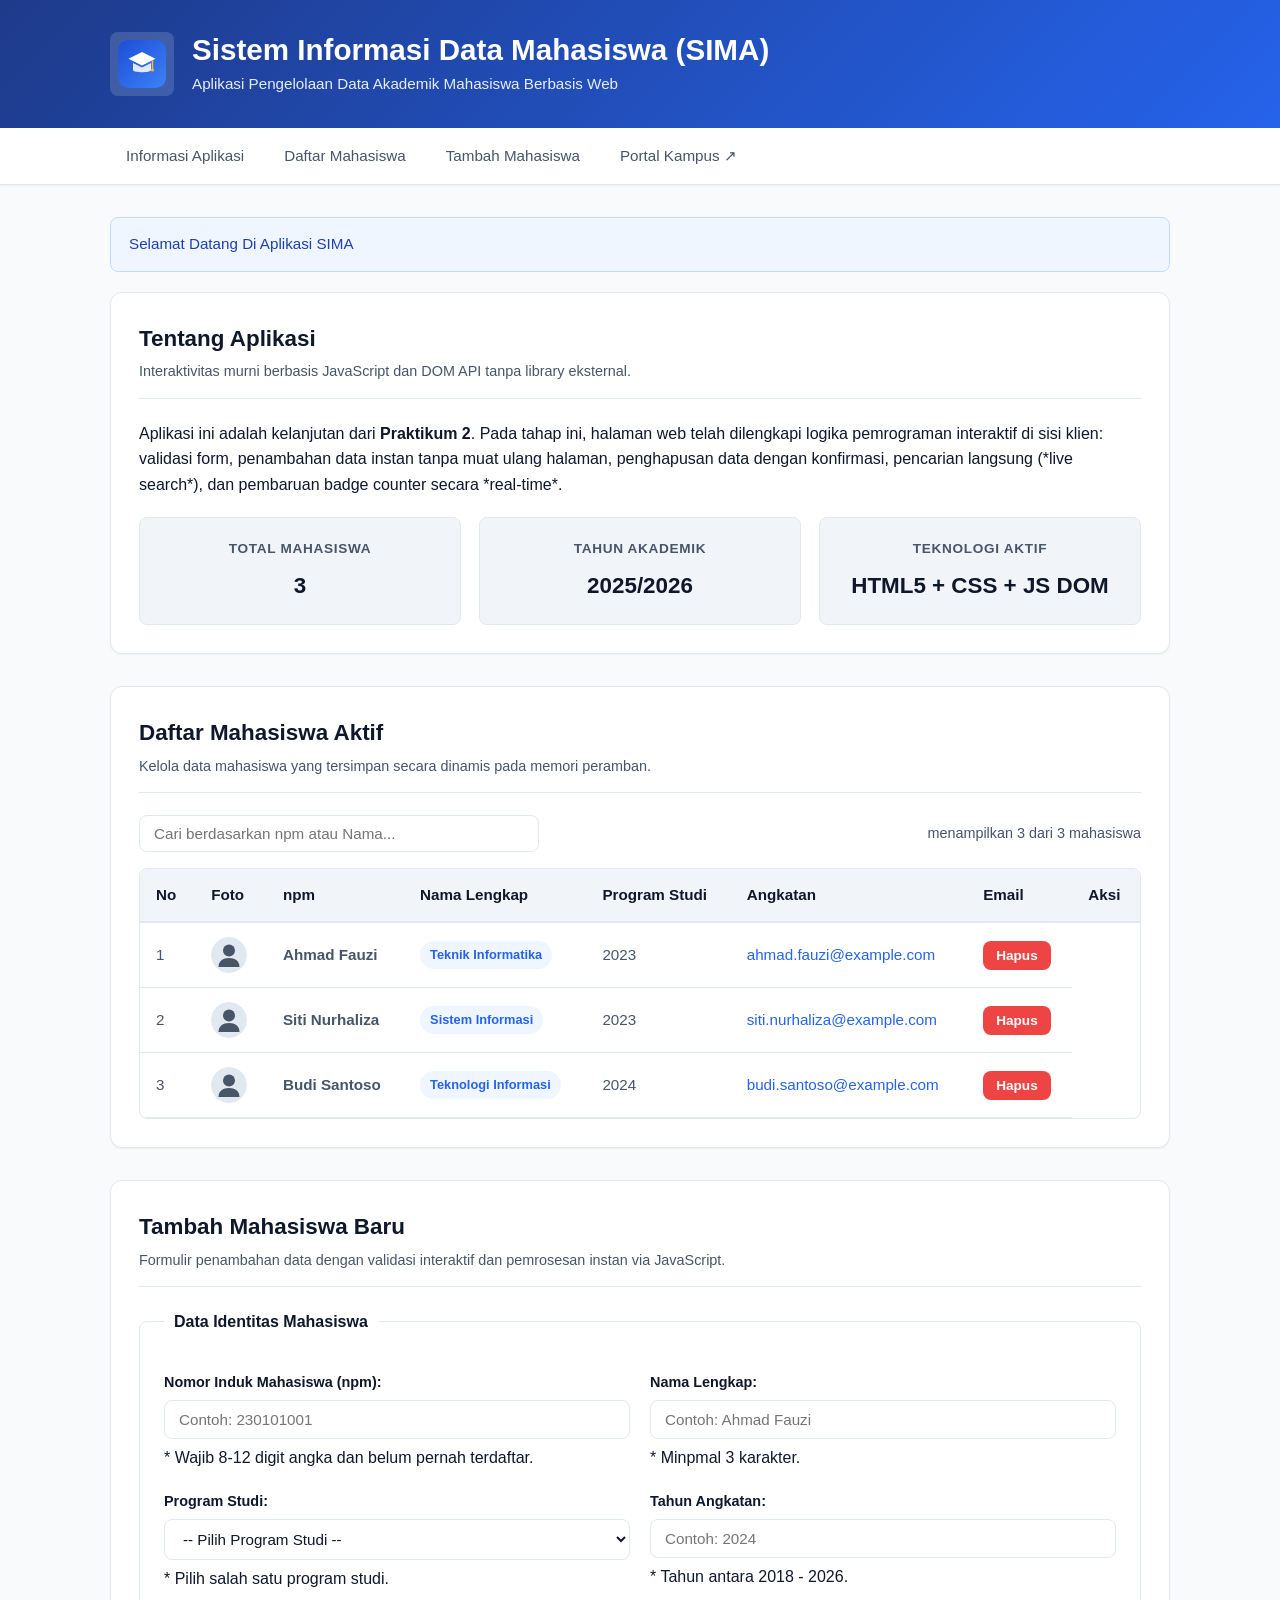
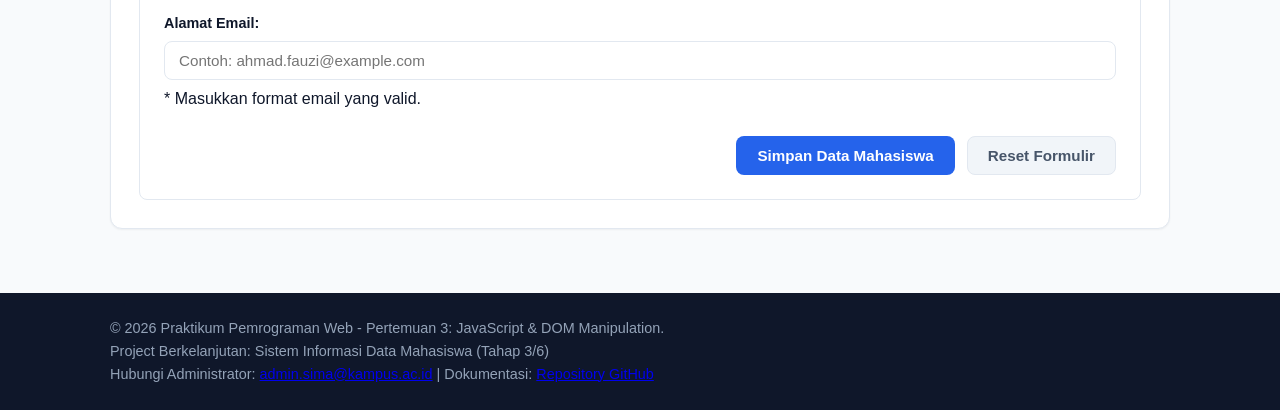
<file: index.html>
<!DOCTYPE html>
<html lang="id">
<head>
    <meta charset="UTF-8">
    <meta name="viewport" content="width=device-width, initial-scale=1.0">
    <title>Sistem Informasi Data Mahasiswa - Praktikum 3</title>
    <link rel="stylesheet" href="style.css">
</head>
<body>

    <!-- 1. Header Aplikasi -->
    <header class="site-header">
        <div class="container header-brand">
            <a href="index.html" class="brand-logo" title="Beranda SIMA">
                <img src="img/logo-sima.svg" alt="Logo Resmi SIMA Kampus" width="48" height="48">
            </a>
            <div>
                <h1>Sistem Informasi Data Mahasiswa (SIMA)</h1>
                <p>Aplikasi Pengelolaan Data Akademik Mahasiswa Berbasis Web</p>
            </div>
        </div>
    </header>

    <!-- 2. Navigation Bar Sticky -->
    <nav class="site-nav">
        <div class="container">
            <ul>
                <li><a href="#informasi">Informasi Aplikasi</a></li>
                <li><a href="#daftar-mahasiswa">Daftar Mahasiswa</a></li>
                <li><a href="#form-tambah">Tambah Mahasiswa</a></li>
                <li><a href="https://kampus.ac.id" target="_blank" rel="noopener noreferrer">Portal Kampus &UpperRightArrow;</a></li>
            </ul>
        </div>
    </nav>

    <!-- Konten Utama Halaman -->
    <main>
        <div class="container">

            <!-- Kotak Notifikasi Alert Dinamis (dikontrol oleh JS) -->
            <div id="alert-box" class="alert-box" role="alert"></div>

            <!-- 3. Section Informasi Aplikasi -->
            <section id="informasi" class="content-section">
                <div class="section-header">
                    <h2>Tentang Aplikasi</h2>
                    <p>Interaktivitas murni berbasis JavaScript dan DOM API tanpa library eksternal.</p>
                </div>
                <p>
                    Aplikasi ini adalah kelanjutan dari <strong>Praktikum 2</strong>. Pada tahap ini, 
                    halaman web telah dilengkapi logika pemrograman interaktif di sisi klien: validasi form, 
                    penambahan data instan tanpa muat ulang halaman, penghapusan data dengan konfirmasi, 
                    pencarian langsung (*live search*), dan pembaruan badge counter secara *real-time*.
                </p>

                <div class="info-grid">
                    <article class="info-card">
                        <h3>Total Mahasiswa</h3>
                        <p id="total-mahasiswa-badge" class="counter-highlight">3</p>
                    </article>
                    <article class="info-card">
                        <h3>Tahun Akademik</h3>
                        <p>2025/2026</p>
                    </article>
                    <article class="info-card">
                        <h3>Teknologi Aktif</h3>
                        <p>HTML5 + CSS + JS DOM</p>
                    </article>
                </div>
            </section>

            <!-- 4. Section Daftar Mahasiswa, Toolbar Pencarian & 5. Tabel Data -->
            <section id="daftar-mahasiswa" class="content-section">
                <div class="section-header">
                    <h2>Daftar Mahasiswa Aktif</h2>
                    <p>Kelola data mahasiswa yang tersimpan secara dinamis pada memori peramban.</p>
                </div>

                <!-- Toolbar Pencarian dan Ringkasan Jumlah -->
                <div class="table-toolbar">
                    <div class="search-box">
                        <input 
                            type="search" 
                            id="input-search" 
                            class="search-input" 
                            placeholder="Cari berdasarkan npm atau Nama...">
                    </div>
                    <div id="total-mahasiswa-info" class="status-summary">
                        Menampilkan 3 mahasiswa
                    </div>
                </div>

                <!-- Tabel Data Responsif -->
                <div class="table-responsive">
                    <table class="data-table">
                        <thead>
                            <tr>
                                <th>No</th>
                                <th>Foto</th>
                                <th>npm</th>
                                <th>Nama Lengkap</th>
                                <th>Program Studi</th>
                                <th>Angkatan</th>
                                <th>Email</th>
                                <th>Aksi</th>
                            </tr>
                        </thead>
                        <tbody id="tabel-body-mahasiswa">
                            <!-- Baris tabel akan di-generate secara dinamis oleh app.js -->
                        </tbody>
                    </table>
                </div>
            </section>

            <!-- 6. Section Form Tambah Mahasiswa dengan Validasi JS -->
            <section id="form-tambah" class="content-section">
                <div class="section-header">
                    <h2>Tambah Mahasiswa Baru</h2>
                    <p>Formulir penambahan data dengan validasi interaktif dan pemrosesan instan via JavaScript.</p>
                </div>

                <form id="form-tambah-mahasiswa" class="app-form" novalidate>
                    <fieldset>
                        <legend>Data Identitas Mahasiswa</legend>

                        <div class="form-grid">
                            <div class="form-group">
                                <label for="npm" class="form-label">Nomor Induk Mahasiswa (npm):</label>
                                <input 
                                    type="text" 
                                    id="npm" 
                                    name="npm" 
                                    class="form-input" 
                                    placeholder="Contoh: 230101001">
                                <span class="form-help">* Wajib 8-12 digit angka dan belum pernah terdaftar.</span>
                            </div>

                            <div class="form-group">
                                <label for="nama" class="form-label">Nama Lengkap:</label>
                                <input 
                                    type="text" 
                                    id="nama" 
                                    name="nama" 
                                    class="form-input" 
                                    placeholder="Contoh: Ahmad Fauzi">
                                <span class="form-help">* Minpmal 3 karakter.</span>
                            </div>

                            <div class="form-group">
                                <label for="program_studi" class="form-label">Program Studi:</label>
                                <select id="program_studi" name="program_studi" class="form-select">
                                    <option value="">-- Pilih Program Studi --</option>
                                    <option value="Teknik Informatika">Teknik Informatika</option>
                                    <option value="Sistem Informasi">Sistem Informasi</option>
                                    <option value="Teknologi Informasi">Teknologi Informasi</option>
                                    <option value="Rekayasa Perangkat Lunak">Rekayasa Perangkat Lunak</option>
                                </select>
                                <span class="form-help">* Pilih salah satu program studi.</span>
                            </div>

                            <div class="form-group">
                                <label for="angkatan" class="form-label">Tahun Angkatan:</label>
                                <input 
                                    type="number" 
                                    id="angkatan" 
                                    name="angkatan" 
                                    class="form-input" 
                                    placeholder="Contoh: 2024">
                                <span class="form-help">* Tahun antara 2018 - 2026.</span>
                            </div>

                            <div class="form-group full-width">
                                <label for="email" class="form-label">Alamat Email:</label>
                                <input 
                                    type="email" 
                                    id="email" 
                                    name="email" 
                                    class="form-input" 
                                    placeholder="Contoh: ahmad.fauzi@example.com">
                                <span class="form-help">* Masukkan format email yang valid.</span>
                            </div>
                        </div>

                        <div class="form-actions">
                            <button type="submit" class="btn btn-primary">Simpan Data Mahasiswa</button>
                            <button type="reset" class="btn btn-secondary">Reset Formulir</button>
                        </div>
                    </fieldset>
                </form>
            </section>

        </div>
    </main>

    <!-- 7. Footer -->
    <footer class="site-footer">
        <div class="container">
            <p>&copy; 2026 Praktikum Pemrograman Web - Pertemuan 3: JavaScript & DOM Manipulation.</p>
            <p>Project Berkelanjutan: Sistem Informasi Data Mahasiswa (Tahap 3/6)</p>
            <p>
                Hubungi Administrator: <a href="mailto:admin.sima@kampus.ac.id">admin.sima@kampus.ac.id</a> | 
                Dokumentasi: <a href="https://github.com" target="_blank" rel="noopener noreferrer">Repository GitHub</a>
            </p>
        </div>
    </footer>

    <!-- Tambahkan Script JavaScript Eksternal -->
    <script src="app.js"></script>
</body>
</html>
</file>
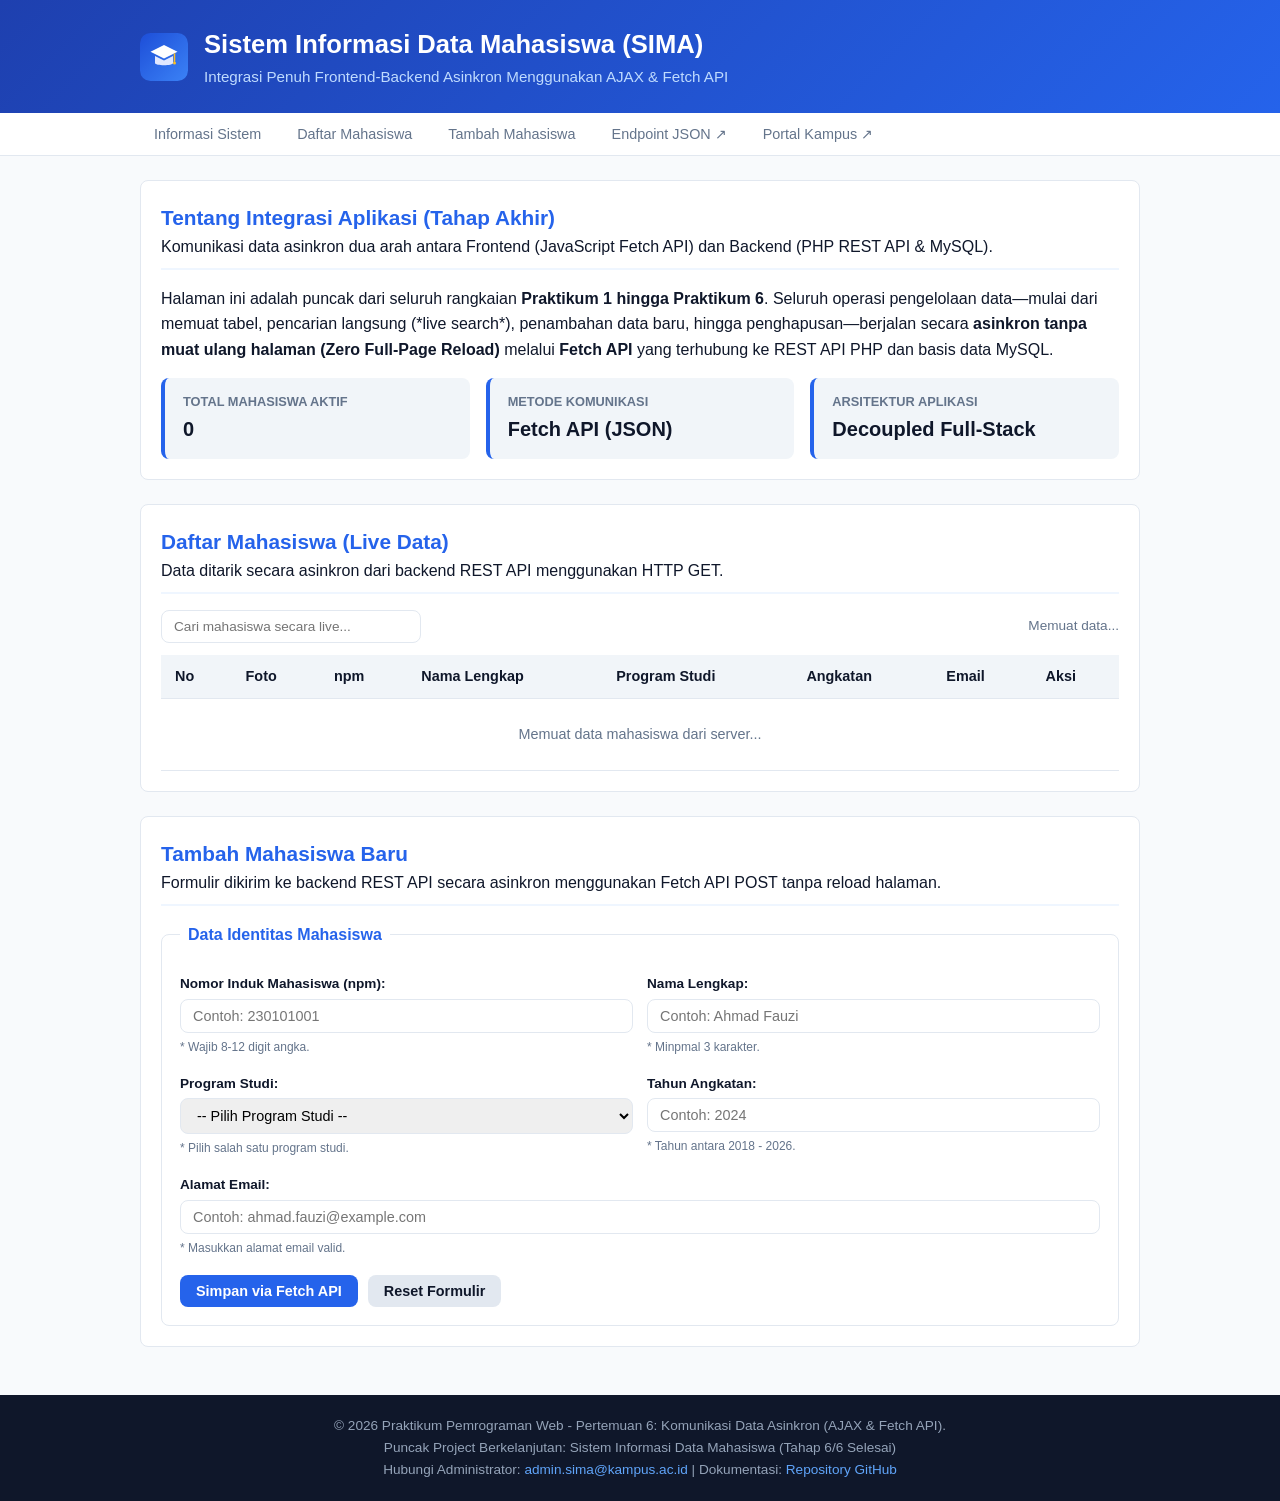
<file: 06/index.html>
<!DOCTYPE html>
<html lang="id">
<head>
    <meta charset="UTF-8">
    <meta name="viewport" content="width=device-width, initial-scale=1.0">
    <title>Sistem Informasi Data Mahasiswa - Praktikum 6 (AJAX &amp; Fetch API)</title>
    <link rel="stylesheet" href="css/style.css">
</head>
<body>

    <!-- 1. Header Aplikasi -->
    <header class="site-header">
        <div class="container header-brand">
            <a href="index.html" class="brand-logo" title="Beranda SIMA">
                <img src="img/logo-sima.svg" alt="Logo Resmi SIMA Kampus" width="48" height="48">
            </a>
            <div>
                <h1>Sistem Informasi Data Mahasiswa (SIMA)</h1>
                <p>Integrasi Penuh Frontend-Backend Asinkron Menggunakan AJAX &amp; Fetch API</p>
            </div>
        </div>
    </header>

    <!-- 2. Sticky Navigation -->
    <nav class="site-nav">
        <div class="container">
            <ul>
                <li><a href="#informasi">Informasi Sistem</a></li>
                <li><a href="#daftar-mahasiswa">Daftar Mahasiswa</a></li>
                <li><a href="#form-tambah">Tambah Mahasiswa</a></li>
                <li><a href="api/mahasiswa.php" target="_blank" rel="noopener noreferrer">Endpoint JSON &nearr;</a></li>
                <li><a href="https://kampus.ac.id" target="_blank" rel="noopener noreferrer">Portal Kampus &UpperRightArrow;</a></li>
            </ul>
        </div>
    </nav>

    <!-- Konten Utama -->
    <main>
        <div class="container">

            <!-- Kotak Notifikasi Dinamis (Status Kirim / Hapus Data) -->
            <div id="alert-box" class="alert-box" style="display: none;" role="alert"></div>

            <!-- 3. Section Informasi Aplikasi -->
            <section id="informasi" class="content-section">
                <div class="section-header">
                    <h2>Tentang Integrasi Aplikasi (Tahap Akhir)</h2>
                    <p>Komunikasi data asinkron dua arah antara Frontend (JavaScript Fetch API) dan Backend (PHP REST API &amp; MySQL).</p>
                </div>
                <p>
                    Halaman ini adalah puncak dari seluruh rangkaian <strong>Praktikum 1 hingga Praktikum 6</strong>. 
                    Seluruh operasi pengelolaan data—mulai dari memuat tabel, pencarian langsung (*live search*), penambahan data baru, 
                    hingga penghapusan—berjalan secara <strong>asinkron tanpa muat ulang halaman (Zero Full-Page Reload)</strong> 
                    melalui <strong>Fetch API</strong> yang terhubung ke REST API PHP dan basis data MySQL.
                </p>

                <div class="info-grid">
                    <article class="info-card">
                        <h3>Total Mahasiswa Aktif</h3>
                        <p id="total-mahasiswa-badge" class="counter-highlight">0</p>
                    </article>
                    <article class="info-card">
                        <h3>Metode Komunikasi</h3>
                        <p>Fetch API (JSON)</p>
                    </article>
                    <article class="info-card">
                        <h3>Arsitektur Aplikasi</h3>
                        <p>Decoupled Full-Stack</p>
                    </article>
                </div>
            </section>

            <!-- 4. Section Daftar Mahasiswa & Toolbar -->
            <section id="daftar-mahasiswa" class="content-section">
                <div class="section-header">
                    <h2>Daftar Mahasiswa (Live Data)</h2>
                    <p>Data ditarik secara asinkron dari backend REST API menggunakan HTTP GET.</p>
                </div>

                <!-- Toolbar: Pencarian Real-Time & Status -->
                <div class="table-toolbar">
                    <div class="search-box">
                        <input 
                            type="search" 
                            id="input-search" 
                            class="search-input" 
                            placeholder="Cari mahasiswa secara live...">
                    </div>
                    <div id="total-mahasiswa-info" class="status-summary">
                        Memuat data...
                    </div>
                </div>

                <!-- Tabel Data Mahasiswa -->
                <div class="table-responsive">
                    <table class="data-table">
                        <thead>
                            <tr>
                                <th>No</th>
                                <th>Foto</th>
                                <th>npm</th>
                                <th>Nama Lengkap</th>
                                <th>Program Studi</th>
                                <th>Angkatan</th>
                                <th>Email</th>
                                <th>Aksi</th>
                            </tr>
                        </thead>
                        <tbody id="tabel-body-mahasiswa">
                            <tr>
                                <td colspan="8" style="text-align: center; padding: 24px; color: var(--text-muted);">
                                    Memuat data mahasiswa dari server...
                                </td>
                            </tr>
                        </tbody>
                    </table>
                </div>
            </section>

            <!-- 5. Section Form Tambah Mahasiswa (Fetch API POST) -->
            <section id="form-tambah" class="content-section">
                <div class="section-header">
                    <h2>Tambah Mahasiswa Baru</h2>
                    <p>Formulir dikirim ke backend REST API secara asinkron menggunakan Fetch API POST tanpa reload halaman.</p>
                </div>

                <form id="form-tambah-mahasiswa" class="app-form">
                    <fieldset>
                        <legend>Data Identitas Mahasiswa</legend>

                        <div class="form-grid">
                            <div class="form-group">
                                <label for="npm" class="form-label">Nomor Induk Mahasiswa (npm):</label>
                                <input 
                                    type="text" 
                                    id="npm" 
                                    name="npm" 
                                    class="form-input" 
                                    placeholder="Contoh: 230101001" 
                                    required 
                                    pattern="[0-9]{8,12}">
                                <span class="form-help">* Wajib 8-12 digit angka.</span>
                            </div>

                            <div class="form-group">
                                <label for="nama" class="form-label">Nama Lengkap:</label>
                                <input 
                                    type="text" 
                                    id="nama" 
                                    name="nama" 
                                    class="form-input" 
                                    placeholder="Contoh: Ahmad Fauzi" 
                                    required 
                                    minlength="3">
                                <span class="form-help">* Minpmal 3 karakter.</span>
                            </div>

                            <div class="form-group">
                                <label for="program_studi" class="form-label">Program Studi:</label>
                                <select id="program_studi" name="program_studi" class="form-select" required>
                                    <option value="">-- Pilih Program Studi --</option>
                                    <option value="Teknik Informatika">Teknik Informatika</option>
                                    <option value="Sistem Informasi">Sistem Informasi</option>
                                    <option value="Teknologi Informasi">Teknologi Informasi</option>
                                    <option value="Rekayasa Perangkat Lunak">Rekayasa Perangkat Lunak</option>
                                </select>
                                <span class="form-help">* Pilih salah satu program studi.</span>
                            </div>

                            <div class="form-group">
                                <label for="angkatan" class="form-label">Tahun Angkatan:</label>
                                <input 
                                    type="number" 
                                    id="angkatan" 
                                    name="angkatan" 
                                    class="form-input" 
                                    placeholder="Contoh: 2024" 
                                    required 
                                    min="2018" 
                                    max="2026">
                                <span class="form-help">* Tahun antara 2018 - 2026.</span>
                            </div>

                            <div class="form-group full-width">
                                <label for="email" class="form-label">Alamat Email:</label>
                                <input 
                                    type="email" 
                                    id="email" 
                                    name="email" 
                                    class="form-input" 
                                    placeholder="Contoh: ahmad.fauzi@example.com" 
                                    required>
                                <span class="form-help">* Masukkan alamat email valid.</span>
                            </div>
                        </div>

                        <div class="form-actions">
                            <button type="submit" id="btn-submit" class="btn btn-primary">Simpan via Fetch API</button>
                            <button type="reset" class="btn btn-secondary">Reset Formulir</button>
                        </div>
                    </fieldset>
                </form>
            </section>

        </div>
    </main>

    <!-- Footer -->
    <footer class="site-footer">
        <div class="container">
            <p>&copy; 2026 Praktikum Pemrograman Web - Pertemuan 6: Komunikasi Data Asinkron (AJAX &amp; Fetch API).</p>
            <p>Puncak Project Berkelanjutan: Sistem Informasi Data Mahasiswa (Tahap 6/6 Selesai)</p>
            <p>
                Hubungi Administrator: <a href="mailto:admin.sima@kampus.ac.id">admin.sima@kampus.ac.id</a> | 
                Dokumentasi: <a href="https://github.com" target="_blank" rel="noopener noreferrer">Repository GitHub</a>
            </p>
        </div>
    </footer>

    <!-- Modal Dialog Edit Mahasiswa (Fetch API PUT) -->
    <div id="modal-edit" class="modal-backdrop" role="dialog" aria-modal="true" aria-labelledby="modal-edit-title">
        <div class="modal-dialog">
            <div class="modal-header">
                <h3 id="modal-edit-title">Edit Data Mahasiswa</h3>
                <button type="button" class="modal-close" onclick="closeEditModal()" aria-label="Tutup Dialog">&times;</button>
            </div>
            <form id="form-edit-mahasiswa">
                <div class="modal-body">
                    <input type="hidden" id="edit-id" name="id">

                    <div class="form-grid">
                        <div class="form-group">
                            <label for="edit-npm" class="form-label">npm:</label>
                            <input 
                                type="text" 
                                id="edit-npm" 
                                name="npm" 
                                class="form-input" 
                                required 
                                pattern="[0-9]{8,12}">
                            <span class="form-help">* Wajib 8-12 digit angka.</span>
                        </div>

                        <div class="form-group">
                            <label for="edit-nama" class="form-label">Nama Lengkap:</label>
                            <input 
                                type="text" 
                                id="edit-nama" 
                                name="nama" 
                                class="form-input" 
                                required 
                                minlength="3">
                            <span class="form-help">* Minpmal 3 karakter.</span>
                        </div>

                        <div class="form-group">
                            <label for="edit-prodi" class="form-label">Program Studi:</label>
                            <select id="edit-prodi" name="program_studi" class="form-select" required>
                                <option value="">-- Pilih Program Studi --</option>
                                <option value="Teknik Informatika">Teknik Informatika</option>
                                <option value="Sistem Informasi">Sistem Informasi</option>
                                <option value="Teknologi Informasi">Teknologi Informasi</option>
                                <option value="Rekayasa Perangkat Lunak">Rekayasa Perangkat Lunak</option>
                            </select>
                        </div>

                        <div class="form-group">
                            <label for="edit-angkatan" class="form-label">Tahun Angkatan:</label>
                            <input 
                                type="number" 
                                id="edit-angkatan" 
                                name="angkatan" 
                                class="form-input" 
                                required 
                                min="2018" 
                                max="2026">
                        </div>

                        <div class="form-group full-width">
                            <label for="edit-email" class="form-label">Alamat Email:</label>
                            <input 
                                type="email" 
                                id="edit-email" 
                                name="email" 
                                class="form-input" 
                                required>
                        </div>
                    </div>
                </div>
                <div class="modal-footer">
                    <button type="button" class="btn btn-secondary" onclick="closeEditModal()">Batal</button>
                    <button type="submit" id="btn-submit-edit" class="btn btn-primary">Simpan Perubahan</button>
                </div>
            </form>
        </div>
    </div>

    <!-- Script JavaScript Terintegrasi -->
    <script src="js/app.js"></script>
</body>
</html>
</file>
<file: style.css>
/* ==========================================================================
   Praktikum 3: Implementasi Interaktivitas Web Menggunakan JavaScript dan DOM
   Project: Sistem Informasi Data Mahasiswa (SIMA)
   Mewarisi & Memperluas Praktikum 2 (Native CSS)
   ========================================================================== */

/* 1. CSS Variables */
:root {
    --primary-color: #2563eb;
    --primary-hover: #1d4ed8;
    --primary-light: #eff6ff;
    --secondary-color: #64748b;
    --secondary-hover: #475569;
    --success-color: #10b981;
    --success-light: #ecfdf5;
    --danger-color: #ef4444;
    --danger-hover: #dc2626;
    --danger-light: #fef2f2;
    --warning-color: #f59e0b;
    
    --bg-page: #f8fafc;
    --bg-surface: #ffffff;
    --bg-surface-alt: #f1f5f9;
    
    --text-primary: #0f172a;
    --text-secondary: #475569;
    --text-muted: #94a3b8;
    --text-inverse: #ffffff;
    
    --border-color: #e2e8f0;
    --border-radius-sm: 4px;
    --border-radius-md: 8px;
    --border-radius-lg: 12px;
    
    --shadow-sm: 0 1px 2px 0 rgba(0, 0, 0, 0.05);
    --shadow-md: 0 4px 6px -1px rgba(0, 0, 0, 0.1), 0 2px 4px -2px rgba(0, 0, 0, 0.1);
    
    --font-main: -apple-system, BlinkMacSystemFont, "Segoe UI", Roboto, Oxygen, Ubuntu, Cantarell, "Helvetica Neue", sans-serif;
    --line-height-normal: 1.6;
}

/* 2. Reset & Base Styles */
*, *::before, *::after {
    box-sizing: border-box;
    margin: 0;
    padding: 0;
}

html {
    scroll-behavior: smooth;
}

body {
    font-family: var(--font-main);
    line-height: var(--line-height-normal);
    color: var(--text-primary);
    background-color: var(--bg-page);
    min-height: 100vh;
    display: flex;
    flex-direction: column;
}

.container {
    width: 100%;
    max-width: 1100px;
    margin-left: auto;
    margin-right: auto;
    padding-left: 20px;
    padding-right: 20px;
}

/* 3. Header */
.site-header {
    background: linear-gradient(135deg, #1e3a8a 0%, #2563eb 100%);
    color: var(--text-inverse);
    padding: 32px 0;
    box-shadow: var(--shadow-md);
}

.header-brand {
    display: flex;
    align-items: center;
    gap: 18px;
}

.brand-logo {
    display: flex;
    align-items: center;
    justify-content: center;
    background-color: rgba(255, 255, 255, 0.15);
    padding: 8px;
    border-radius: var(--border-radius-md);
    transition: transform 0.2s ease, background-color 0.2s ease;
}

.brand-logo:hover {
    transform: scale(1.05);
    background-color: rgba(255, 255, 255, 0.25);
}

.header-brand h1 {
    font-size: 1.85rem;
    font-weight: 700;
    line-height: 1.2;
    margin-bottom: 4px;
}

.header-brand p {
    font-size: 0.95rem;
    opacity: 0.9;
}

/* 4. Navigation Bar */
.site-nav {
    background-color: var(--bg-surface);
    border-bottom: 1px solid var(--border-color);
    position: sticky;
    top: 0;
    z-index: 100;
    box-shadow: var(--shadow-sm);
}

.site-nav ul {
    list-style: none;
    display: flex;
    gap: 8px;
    overflow-x: auto;
    padding: 6px 0;
}

.site-nav a {
    display: block;
    padding: 10px 16px;
    color: var(--text-secondary);
    text-decoration: none;
    font-weight: 500;
    font-size: 0.95rem;
    border-radius: var(--border-radius-sm);
    transition: all 0.2s ease;
    white-space: nowrap;
}

.site-nav a:hover {
    color: var(--primary-color);
    background-color: var(--primary-light);
}

/* 5. Main Content & Sections */
main {
    flex: 1;
    padding: 32px 0;
}

.content-section {
    background-color: var(--bg-surface);
    border: 1px solid var(--border-color);
    border-radius: var(--border-radius-lg);
    padding: 28px;
    margin-bottom: 32px;
    box-shadow: var(--shadow-sm);
}

.section-header {
    border-bottom: 1px solid var(--border-color);
    padding-bottom: 14px;
    margin-bottom: 22px;
}

.section-header h2 {
    font-size: 1.4rem;
    color: var(--text-primary);
    font-weight: 700;
}

.section-header p {
    font-size: 0.9rem;
    color: var(--text-secondary);
    margin-top: 4px;
}

/* Info Grid */
.info-grid {
    display: grid;
    grid-template-columns: repeat(auto-fit, minmax(220px, 1fr));
    gap: 18px;
    margin-top: 20px;
}

.info-card {
    background-color: var(--bg-surface-alt);
    border: 1px solid var(--border-color);
    border-radius: var(--border-radius-md);
    padding: 20px;
    text-align: center;
}

.info-card h3 {
    font-size: 0.85rem;
    text-transform: uppercase;
    letter-spacing: 0.05em;
    color: var(--text-secondary);
    margin-bottom: 8px;
}

.info-card p {
    font-size: 1.4rem;
    font-weight: 700;
    color: var(--text-primary);
}

.counter-highlight {
    color: var(--primary-color);
}

/* 6. Alert Notification Box (Dinamis dari JS) */
.alert-box {
    padding: 14px 18px;
    border-radius: var(--border-radius-md);
    margin-bottom: 20px;
    font-size: 0.95rem;
    font-weight: 500;
    display: none;
    animation: fadeIn 0.3s ease;
}

.alert-box.show {
    display: block;
}

.alert-success {
    background-color: var(--success-light);
    color: #065f46;
    border: 1px solid #a7f3d0;
}

.alert-danger {
    background-color: var(--danger-light);
    color: #991b1b;
    border: 1px solid #fecaca;
}

.alert-info {
    background-color: var(--primary-light);
    color: #1e40af;
    border: 1px solid #bfdbfe;
}

@keyframes fadeIn {
    from { opacity: 0; transform: translateY(-6px); }
    to { opacity: 1; transform: translateY(0); }
}

/* 7. Search Bar Container */
.table-toolbar {
    display: flex;
    justify-content: space-between;
    align-items: center;
    flex-wrap: wrap;
    gap: 12px;
    margin-bottom: 16px;
}

.search-box {
    position: relative;
    flex: 1;
    max-width: 400px;
}

.search-input {
    width: 100%;
    padding: 9px 14px;
    font-size: 0.95rem;
    border: 1.5px solid var(--border-color);
    border-radius: var(--border-radius-md);
    outline: none;
    transition: all 0.2s;
}

.search-input:focus {
    border-color: var(--primary-color);
    box-shadow: 0 0 0 3px rgba(37, 99, 235, 0.15);
}

.status-summary {
    font-size: 0.9rem;
    color: var(--text-secondary);
    font-weight: 500;
}

/* 8. Data Table */
.table-responsive {
    width: 100%;
    overflow-x: auto;
    border-radius: var(--border-radius-md);
    border: 1px solid var(--border-color);
}

.data-table {
    width: 100%;
    border-collapse: collapse;
    font-size: 0.95rem;
    text-align: left;
}

.data-table thead {
    background-color: var(--bg-surface-alt);
    border-bottom: 2px solid var(--border-color);
}

.data-table th {
    padding: 14px 16px;
    font-weight: 600;
    color: var(--text-primary);
    white-space: nowrap;
}

.data-table td {
    padding: 14px 16px;
    border-bottom: 1px solid var(--border-color);
    color: var(--text-secondary);
    vertical-align: middle;
}

.data-table tbody tr:hover {
    background-color: #f8fafc;
}

.avatar-img {
    width: 36px;
    height: 36px;
    border-radius: 50%;
    object-fit: cover;
    display: block;
}

.badge {
    display: inline-block;
    padding: 4px 10px;
    font-size: 0.8rem;
    font-weight: 600;
    border-radius: 9999px;
    background-color: var(--primary-light);
    color: var(--primary-color);
}

.link-email {
    color: var(--primary-color);
    text-decoration: none;
}

.link-email:hover {
    text-decoration: underline;
}

.empty-row {
    text-align: center;
    padding: 32px !important;
    color: var(--text-muted);
    font-style: italic;
}

/* 9. Form Styles */
.app-form fieldset {
    border: 1px solid var(--border-color);
    border-radius: var(--border-radius-md);
    padding: 24px;
}

.app-form legend {
    font-size: 1rem;
    font-weight: 600;
    color: var(--text-primary);
    padding: 0 10px;
}

.form-grid {
    display: grid;
    grid-template-columns: repeat(2, 1fr);
    gap: 20px;
    margin-top: 12px;
}

.form-group {
    display: flex;
    flex-direction: column;
    gap: 6px;
}

.form-group.full-width {
    grid-column: 1 / -1;
}

.form-group label {
    font-size: 0.9rem;
    font-weight: 600;
    color: var(--text-primary);
}

.required {
    color: var(--danger-color);
}

.form-group input,
.form-group select {
    padding: 10px 14px;
    font-size: 0.95rem;
    border: 1px solid var(--border-color);
    border-radius: var(--border-radius-md);
    background-color: var(--bg-surface);
    color: var(--text-primary);
    outline: none;
    transition: all 0.2s ease;
}

.form-group input:focus,
.form-group select:focus {
    border-color: var(--primary-color);
    box-shadow: 0 0 0 3px rgba(37, 99, 235, 0.15);
}

.form-actions {
    display: flex;
    justify-content: flex-end;
    gap: 12px;
    margin-top: 24px;
}

/* 10. Buttons */
.btn {
    display: inline-flex;
    align-items: center;
    justify-content: center;
    padding: 10px 20px;
    font-size: 0.95rem;
    font-weight: 600;
    border-radius: var(--border-radius-md);
    border: 1px solid transparent;
    cursor: pointer;
    transition: all 0.2s ease;
    text-decoration: none;
}

.btn-primary {
    background-color: var(--primary-color);
    color: var(--text-inverse);
}

.btn-primary:hover {
    background-color: var(--primary-hover);
}

.btn-secondary {
    background-color: var(--bg-surface-alt);
    color: var(--text-secondary);
    border-color: var(--border-color);
}

.btn-secondary:hover {
    background-color: #e2e8f0;
    color: var(--text-primary);
}

.btn-danger {
    background-color: var(--danger-color);
    color: var(--text-inverse);
}

.btn-danger:hover {
    background-color: var(--danger-hover);
}

.btn-sm {
    padding: 6px 12px;
    font-size: 0.85rem;
}

/* 11. Footer */
.site-footer {
    background-color: #0f172a;
    color: #94a3b8;
    padding: 24px 0;
    font-size: 0.9rem;
    margin-top: auto;
}

.footer-content {
    display: flex;
    justify-content: space-between;
    align-items: center;
    flex-wrap: wrap;
    gap: 12px;
}

/* 12. Media Queries */
@media (max-width: 768px) {
    .form-grid {
        grid-template-columns: 1fr;
    }
    
    .header-brand {
        flex-direction: column;
        text-align: center;
    }
    
    .table-toolbar {
        flex-direction: column;
        align-items: stretch;
    }
    
    .search-box {
        max-width: 100%;
    }
    
    .footer-content {
        flex-direction: column;
        text-align: center;
    }
}
</file>
<file: 06/css/style.css>
/* ==========================================================================
   Praktikum 6: Komunikasi Data Asinkron Menggunakan AJAX & Fetch API
   Sistem Informasi Data Mahasiswa (SIMA) - Waktu Praktikum: 90 Menit
   ========================================================================== */

/* 1. Reset Global & CSS Variables */
:root {
    --primary: #2563eb;
    --primary-dark: #1d4ed8;
    --primary-light: #eff6ff;
    --text-main: #0f172a;
    --text-muted: #64748b;
    --bg-body: #f8fafc;
    --bg-white: #ffffff;
    --border: #e2e8f0;
    --radius: 8px;
}

*, *::before, *::after {
    box-sizing: border-box;
    margin: 0;
    padding: 0;
}

body {
    font-family: -apple-system, BlinkMacSystemFont, "Segoe UI", Roboto, sans-serif;
    color: var(--text-main);
    background-color: var(--bg-body);
    line-height: 1.6;
}

.container {
    width: 90%;
    max-width: 1000px;
    margin: 0 auto;
}

/* 2. Header & Navigasi (Flexbox Layout) */
.site-header {
    background: linear-gradient(135deg, #1e40af, #2563eb);
    color: #ffffff;
    padding: 24px 0;
}

.header-brand {
    display: flex;
    align-items: center;
    gap: 16px;
}

.brand-logo img {
    display: block;
    border-radius: var(--radius);
}

.site-header h1 {
    font-size: 1.6rem;
}

.site-header p {
    color: #bfdbfe;
    font-size: 0.95rem;
}

.site-nav {
    background-color: var(--bg-white);
    border-bottom: 1px solid var(--border);
    position: sticky;
    top: 0;
    z-index: 100;
}

.site-nav ul {
    list-style: none;
    display: flex;
    flex-wrap: wrap;
    gap: 8px;
    padding: 8px 0;
}

.site-nav a {
    text-decoration: none;
    color: var(--text-muted);
    font-weight: 500;
    font-size: 0.9rem;
    padding: 6px 14px;
    border-radius: var(--radius);
    transition: 0.2s;
}

.site-nav a:hover {
    color: var(--primary);
    background-color: var(--primary-light);
}

/* 3. Section & Kartu Informasi */
main {
    padding: 24px 0;
}

.content-section {
    background: var(--bg-white);
    border: 1px solid var(--border);
    border-radius: var(--radius);
    padding: 20px;
    margin-bottom: 24px;
}

.section-header {
    margin-bottom: 16px;
    padding-bottom: 8px;
    border-bottom: 2px solid var(--primary-light);
}

.section-header h2 {
    font-size: 1.3rem;
    color: var(--primary);
}

.info-grid {
    display: flex;
    gap: 16px;
    margin-top: 16px;
}

.info-card {
    flex: 1;
    background: #f1f5f9;
    border-left: 4px solid var(--primary);
    padding: 14px 18px;
    border-radius: var(--radius);
}

.info-card h3 {
    font-size: 0.8rem;
    color: var(--text-muted);
    text-transform: uppercase;
}

.info-card p {
    font-size: 1.25rem;
    font-weight: 700;
}

/* Alert Box */
.alert-box {
    padding: 12px 16px;
    border-radius: var(--radius);
    margin-bottom: 20px;
    font-size: 0.9rem;
    font-weight: 500;
}

.alert-success {
    background: #dcfce7;
    color: #15803d;
    border: 1px solid #bbf7d0;
}

.alert-danger {
    background: #fee2e2;
    color: #b91c1c;
    border: 1px solid #fecaca;
}

/* Toolbar & Pencarian */
.table-toolbar {
    display: flex;
    justify-content: space-between;
    align-items: center;
    flex-wrap: wrap;
    gap: 12px;
    margin-bottom: 12px;
}

.search-input {
    padding: 8px 12px;
    border: 1px solid var(--border);
    border-radius: var(--radius);
    font-size: 0.85rem;
    outline: none;
    min-width: 260px;
}

.search-input:focus {
    border-color: var(--primary);
}

.status-summary {
    font-size: 0.85rem;
    color: var(--text-muted);
}

/* 4. Penataan Tabel Data & Media */
.table-responsive {
    overflow-x: auto;
    margin-top: 12px;
}

.data-table {
    width: 100%;
    border-collapse: collapse;
    font-size: 0.9rem;
}

.data-table th, .data-table td {
    padding: 10px 14px;
    border-bottom: 1px solid var(--border);
    text-align: left;
    vertical-align: middle;
}

.data-table thead {
    background-color: #f1f5f9;
}

.data-table tbody tr:hover {
    background-color: #f8fafc;
}

.avatar-img {
    width: 36px;
    height: 36px;
    border-radius: 50%;
    object-fit: cover;
    display: block;
}

.badge {
    background-color: var(--primary-light);
    color: var(--primary);
    padding: 3px 8px;
    border-radius: 12px;
    font-size: 0.75rem;
    font-weight: 600;
}

.link-email {
    color: var(--primary);
    text-decoration: none;
}

.link-email:hover {
    text-decoration: underline;
}

/* 5. Formulir & Tombol */
.app-form fieldset {
    border: 1px solid var(--border);
    border-radius: var(--radius);
    padding: 18px;
}

.app-form legend {
    font-weight: 600;
    padding: 0 8px;
    color: var(--primary);
}

.form-grid {
    display: grid;
    grid-template-columns: 1fr 1fr;
    gap: 14px;
    margin-top: 8px;
}

.form-group.full-width {
    grid-column: 1 / -1;
}

.form-label {
    display: block;
    font-size: 0.85rem;
    font-weight: 600;
    margin-bottom: 4px;
}

.form-input, .form-select {
    width: 100%;
    padding: 8px 12px;
    border: 1px solid var(--border);
    border-radius: var(--radius);
    font-size: 0.9rem;
    outline: none;
}

.form-input:focus, .form-select:focus {
    border-color: var(--primary);
    box-shadow: 0 0 0 2px rgba(37, 99, 235, 0.15);
}

.form-help {
    font-size: 0.75rem;
    color: var(--text-muted);
}

.form-actions {
    margin-top: 16px;
    display: flex;
    gap: 10px;
}

.btn {
    padding: 8px 16px;
    font-size: 0.9rem;
    font-weight: 600;
    border-radius: var(--radius);
    border: none;
    cursor: pointer;
    text-decoration: none;
    display: inline-block;
}

.btn-sm {
    padding: 5px 10px;
    font-size: 0.8rem;
}

.btn-primary {
    background-color: var(--primary);
    color: #ffffff;
}

.btn-primary:hover {
    background-color: var(--primary-dark);
}

.btn-secondary {
    background-color: #e2e8f0;
    color: var(--text-main);
}

.btn-warning {
    background-color: #f59e0b;
    color: #ffffff;
}

.btn-warning:hover {
    background-color: #d97706;
}

.btn-danger {
    background-color: #ef4444;
    color: #ffffff;
}

.btn-danger:hover {
    background-color: #dc2626;
}

/* Modal Dialog */
.modal-backdrop {
    position: fixed;
    top: 0;
    left: 0;
    width: 100vw;
    height: 100vh;
    background-color: rgba(15, 23, 42, 0.6);
    display: flex;
    align-items: center;
    justify-content: center;
    z-index: 1000;
    opacity: 0;
    visibility: hidden;
    transition: opacity 0.25s ease, visibility 0.25s ease;
    padding: 16px;
}

.modal-backdrop.active {
    opacity: 1;
    visibility: visible;
}

.modal-dialog {
    background-color: #ffffff;
    border-radius: var(--radius);
    box-shadow: 0 20px 25px -5px rgba(0, 0, 0, 0.1), 0 10px 10px -5px rgba(0, 0, 0, 0.04);
    width: 100%;
    max-width: 600px;
    overflow: hidden;
    transform: scale(0.95) translateY(-10px);
    transition: transform 0.25s ease;
}

.modal-backdrop.active .modal-dialog {
    transform: scale(1) translateY(0);
}

.modal-header {
    padding: 16px 20px;
    border-bottom: 1px solid var(--border);
    display: flex;
    justify-content: space-between;
    align-items: center;
}

.modal-header h3 {
    font-size: 1.15rem;
    font-weight: 700;
    color: var(--text-main);
    margin: 0;
}

.modal-close {
    background: none;
    border: none;
    font-size: 1.5rem;
    color: var(--text-muted);
    cursor: pointer;
    line-height: 1;
}

.modal-close:hover {
    color: var(--text-main);
}

.modal-body {
    padding: 20px;
    max-height: calc(85vh - 140px);
    overflow-y: auto;
}

.modal-footer {
    padding: 14px 20px;
    border-top: 1px solid var(--border);
    display: flex;
    justify-content: flex-end;
    gap: 10px;
    background-color: #f8fafc;
}

/* 6. Footer */
.site-footer {
    background-color: #0f172a;
    color: #94a3b8;
    text-align: center;
    padding: 20px 0;
    font-size: 0.85rem;
    margin-top: auto;
}

.site-footer a {
    color: #60a5fa;
    text-decoration: none;
}

/* 7. Media Query Sederhana (Breakpoint Mobile 768px) */
@media (max-width: 768px) {
    .header-brand {
        flex-direction: column;
        text-align: center;
    }
    .info-grid {
        flex-direction: column;
    }
    .form-grid {
        grid-template-columns: 1fr;
    }
    .site-nav ul {
        justify-content: center;
    }
    .table-toolbar {
        flex-direction: column;
        align-items: stretch;
    }
}
</file>
